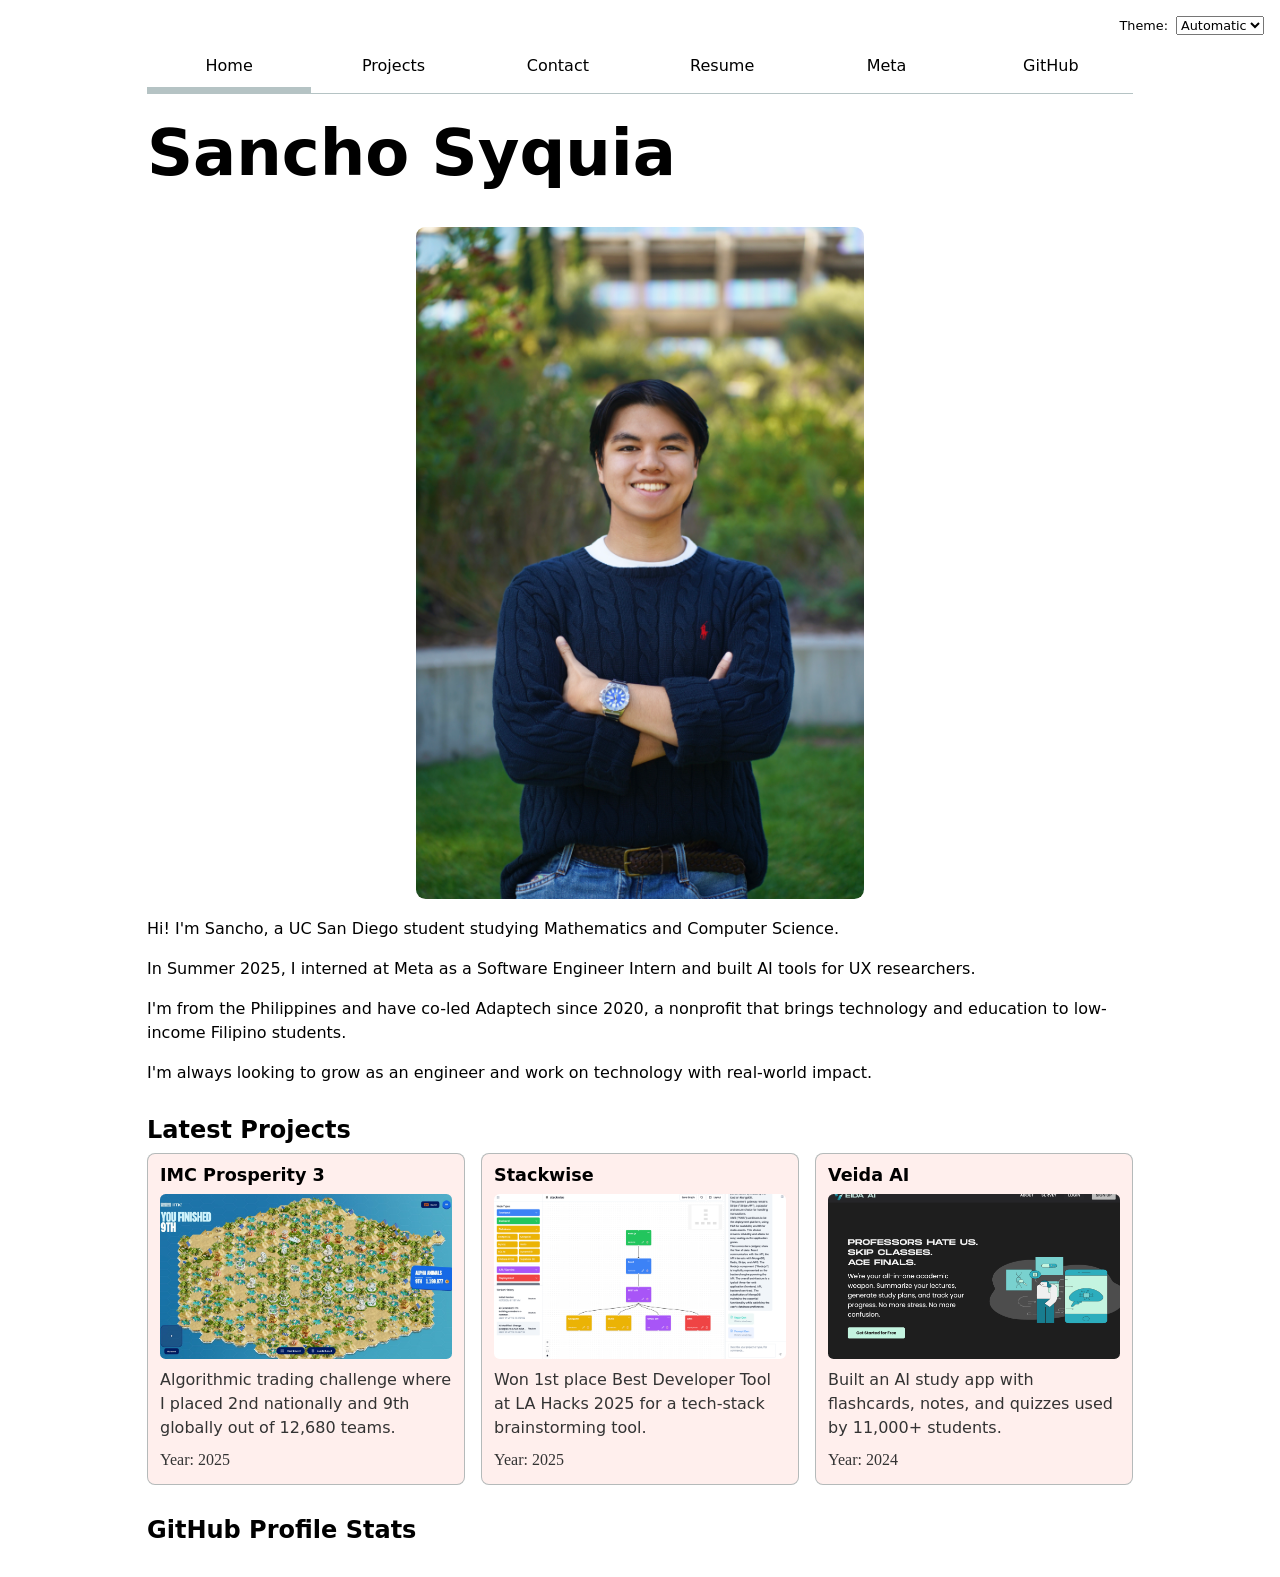
<file: index.html>
<!DOCTYPE html>
<html lang="en">
<head>
  <meta charset="UTF-8" />
  <meta name="viewport" content="width=device-width, initial-scale=1.0" />
  <title>Sancho Syquia: Personal site and portfolio</title>
  <link rel="stylesheet" href="style.css" />
  <script src="global.js" type="module"></script>
  <script src="index.js" type="module" defer></script>
</head>
<body>
  <main>
    <h1>Sancho Syquia</h1>
    <img class="home-portrait" src="images/sancho.jpg" alt="Portrait photo of Sancho Syquia" />

    <p>
      Hi! I'm Sancho, a UC San Diego student studying Mathematics and Computer
      Science.
    </p>
    <p>
      In Summer 2025, I interned at Meta as a Software Engineer Intern and
      built AI tools for UX researchers.
    </p>
    <p>
      I'm from the Philippines and have co-led Adaptech since 2020, a nonprofit
      that brings technology and education to low-income Filipino students.
    </p>
    <p>
      I'm always looking to grow as an engineer and work on technology with
      real-world impact.
    </p>

    <section class="home-section">
      <h2>Latest Projects</h2>
      <div class="projects"></div>
    </section>

    <section class="home-section">
      <h2>GitHub Profile Stats</h2>
      <div id="profile-stats"></div>
    </section>
  </main>
</body>
</html>
</file>
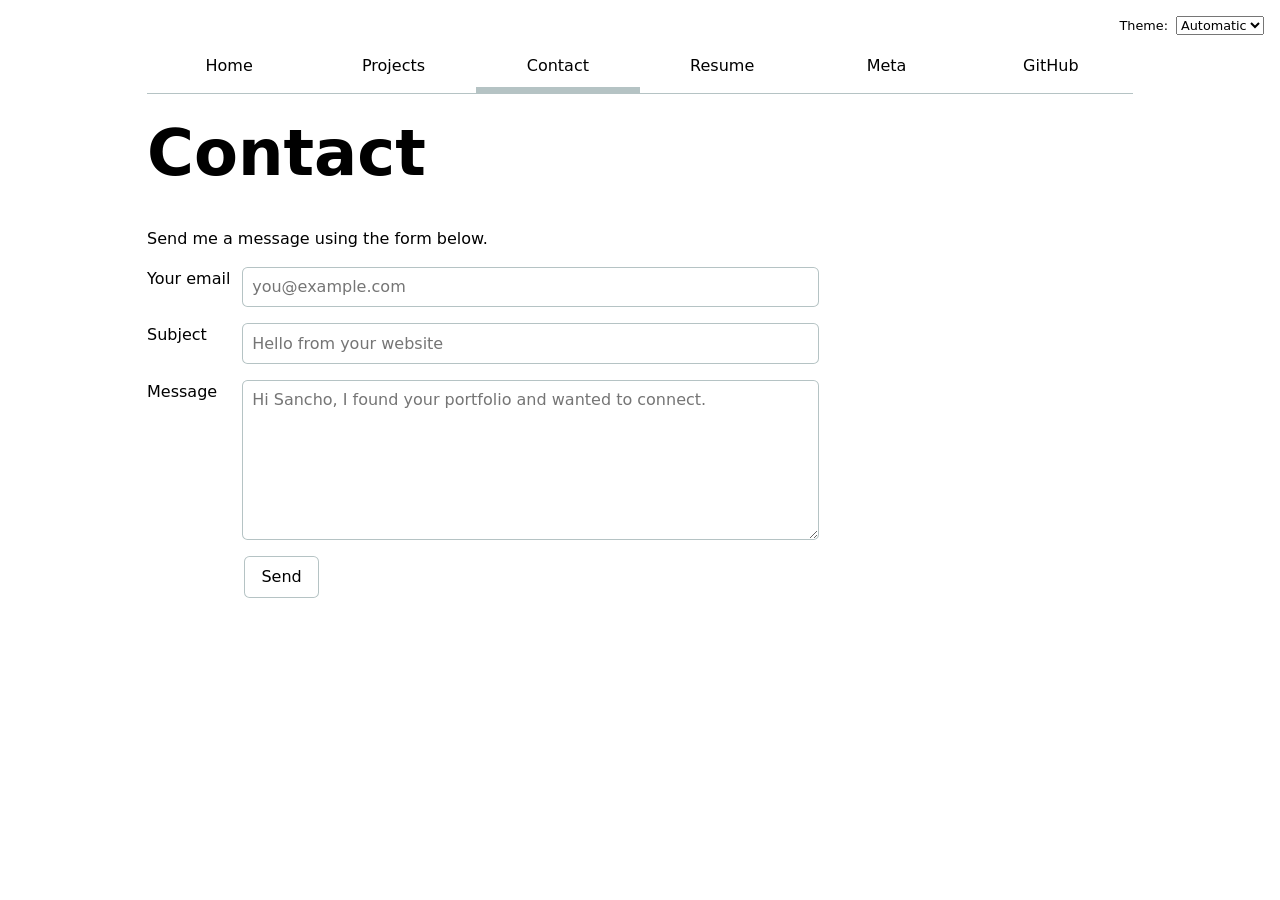
<file: contact/index.html>
<!DOCTYPE html>
<html lang="en">
<head>
  <meta charset="UTF-8" />
  <meta name="viewport" content="width=device-width, initial-scale=1.0" />
  <title>Contact - Sancho Syquia</title>
  <link rel="stylesheet" href="../style.css" />
  <script src="../global.js" type="module"></script>
</head>
<body>
  <main>
    <h1>Contact</h1>
    <p>Send me a message using the form below.</p>

    <form action="mailto:ssyquia@ucsd.edu" method="GET">
      <label>
        <span>Your email</span>
        <input name="email" type="email" autocomplete="email" placeholder="you@example.com" required />
      </label>

      <label>
        <span>Subject</span>
        <input name="subject" placeholder="Hello from your website" required />
      </label>

      <label>
        <span>Message</span>
        <textarea name="body" rows="6" placeholder="Hi Sancho, I found your portfolio and wanted to connect." required></textarea>
      </label>

      <button type="submit">Send</button>
    </form>
  </main>
</body>
</html>
</file>
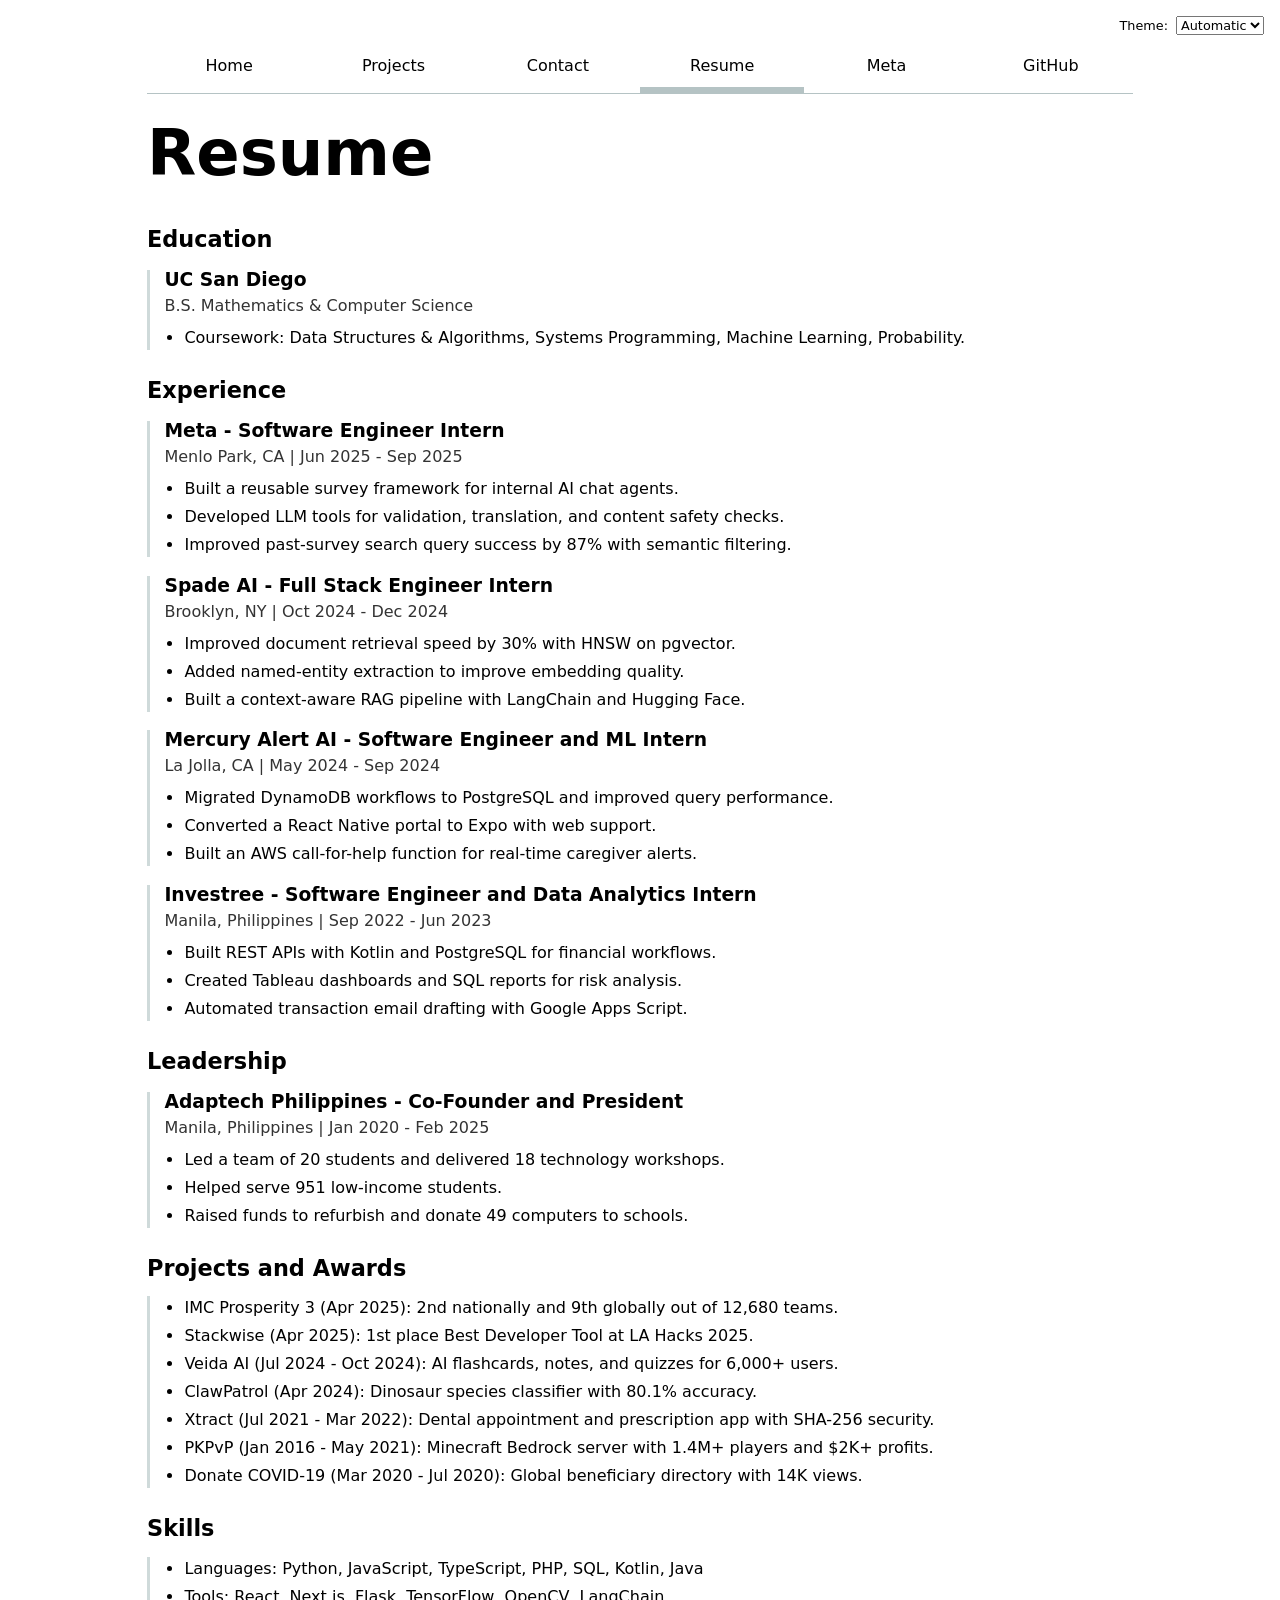
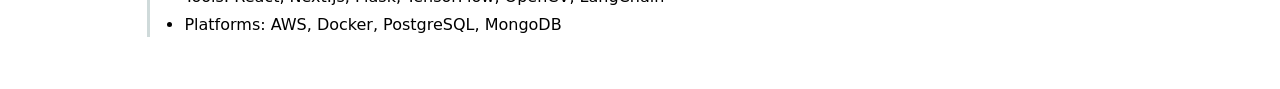
<file: resume/index.html>
<!DOCTYPE html>
<html lang="en">
<head>
  <meta charset="UTF-8" />
  <meta name="viewport" content="width=device-width, initial-scale=1.0" />
  <title>Resume</title>
  <link rel="stylesheet" href="../style.css" />
  <script src="../global.js" type="module"></script>
</head>
<body>
  <main class="resume-page">
    <h1>Resume</h1>

    <section>
      <h2>Education</h2>
      <article>
        <header>
          <h3>UC San Diego</h3>
          <p>B.S. Mathematics & Computer Science</p>
        </header>
        <ul>
          <li>Coursework: Data Structures & Algorithms, Systems Programming, Machine Learning, Probability.</li>
        </ul>
      </article>
    </section>

    <section>
      <h2>Experience</h2>

      <article>
        <header>
          <h3>Meta - Software Engineer Intern</h3>
          <p>
            Menlo Park, CA | <time datetime="2025-06">Jun 2025</time> -
            <time datetime="2025-09">Sep 2025</time>
          </p>
        </header>
        <ul>
          <li>Built a reusable survey framework for internal AI chat agents.</li>
          <li>Developed LLM tools for validation, translation, and content safety checks.</li>
          <li>Improved past-survey search query success by 87% with semantic filtering.</li>
        </ul>
      </article>

      <article>
        <header>
          <h3>Spade AI - Full Stack Engineer Intern</h3>
          <p>
            Brooklyn, NY | <time datetime="2024-10">Oct 2024</time> -
            <time datetime="2024-12">Dec 2024</time>
          </p>
        </header>
        <ul>
          <li>Improved document retrieval speed by 30% with HNSW on pgvector.</li>
          <li>Added named-entity extraction to improve embedding quality.</li>
          <li>Built a context-aware RAG pipeline with LangChain and Hugging Face.</li>
        </ul>
      </article>

      <article>
        <header>
          <h3>Mercury Alert AI - Software Engineer and ML Intern</h3>
          <p>
            La Jolla, CA | <time datetime="2024-05">May 2024</time> -
            <time datetime="2024-09">Sep 2024</time>
          </p>
        </header>
        <ul>
          <li>Migrated DynamoDB workflows to PostgreSQL and improved query performance.</li>
          <li>Converted a React Native portal to Expo with web support.</li>
          <li>Built an AWS call-for-help function for real-time caregiver alerts.</li>
        </ul>
      </article>

      <article>
        <header>
          <h3>Investree - Software Engineer and Data Analytics Intern</h3>
          <p>
            Manila, Philippines | <time datetime="2022-09">Sep 2022</time> -
            <time datetime="2023-06">Jun 2023</time>
          </p>
        </header>
        <ul>
          <li>Built REST APIs with Kotlin and PostgreSQL for financial workflows.</li>
          <li>Created Tableau dashboards and SQL reports for risk analysis.</li>
          <li>Automated transaction email drafting with Google Apps Script.</li>
        </ul>
      </article>
    </section>

    <section>
      <h2>Leadership</h2>
      <article>
        <header>
          <h3>Adaptech Philippines - Co-Founder and President</h3>
          <p>
            Manila, Philippines | <time datetime="2020-01">Jan 2020</time> -
            <time datetime="2025-02">Feb 2025</time>
          </p>
        </header>
        <ul>
          <li>Led a team of 20 students and delivered 18 technology workshops.</li>
          <li>Helped serve 951 low-income students.</li>
          <li>Raised funds to refurbish and donate 49 computers to schools.</li>
        </ul>
      </article>
    </section>

    <section>
      <h2>Projects and Awards</h2>
      <article>
        <ul>
          <li>IMC Prosperity 3 (<time datetime="2025-04">Apr 2025</time>): 2nd nationally and 9th globally out of 12,680 teams.</li>
          <li>Stackwise (<time datetime="2025-04">Apr 2025</time>): 1st place Best Developer Tool at LA Hacks 2025.</li>
          <li>Veida AI (<time datetime="2024-07">Jul 2024</time> - <time datetime="2024-10">Oct 2024</time>): AI flashcards, notes, and quizzes for 6,000+ users.</li>
          <li>ClawPatrol (<time datetime="2024-04">Apr 2024</time>): Dinosaur species classifier with 80.1% accuracy.</li>
          <li>Xtract (<time datetime="2021-07">Jul 2021</time> - <time datetime="2022-03">Mar 2022</time>): Dental appointment and prescription app with SHA-256 security.</li>
          <li>PKPvP (<time datetime="2016-01">Jan 2016</time> - <time datetime="2021-05">May 2021</time>): Minecraft Bedrock server with 1.4M+ players and $2K+ profits.</li>
          <li>Donate COVID-19 (<time datetime="2020-03">Mar 2020</time> - <time datetime="2020-07">Jul 2020</time>): Global beneficiary directory with 14K views.</li>
        </ul>
      </article>
    </section>

    <section>
      <h2>Skills</h2>
      <article>
        <ul>
          <li>Languages: Python, JavaScript, TypeScript, PHP, SQL, Kotlin, Java</li>
          <li>Tools: React, Next.js, Flask, TensorFlow, OpenCV, LangChain</li>
          <li>Platforms: AWS, Docker, PostgreSQL, MongoDB</li>
        </ul>
      </article>
    </section>
  </main>
</body>
</html>
</file>
<file: style.css>
html {
  --color-accent: oklch(65% 0.2 25);
  --border-color: oklch(50% 10% 200 / 40%);
  --surface-color: color-mix(in oklch, canvas 90%, var(--color-accent) 10%);
  --muted-text: color-mix(in oklch, canvastext 68%, canvas 32%);
  accent-color: var(--color-accent);
  color-scheme: light dark;
}

*,
*::before,
*::after {
  box-sizing: border-box;
}

body {
  font: 100%/1.5 system-ui;
  max-width: 100ch;
  margin-inline: auto;
  padding: 1rem;
  color: canvastext;
  background: canvas;
}

h1,
h2,
h3,
h4,
h5,
h6 {
  line-height: 1.1;
  text-wrap: balance;
}

h1 {
  font-size: clamp(2.25rem, 6vw, 4rem);
  margin-block: 0 0.6em;
}

.projects-count {
  font-size: 0.45em;
  font-weight: 400;
  color: var(--muted-text);
}

nav {
  display: flex;
  flex-wrap: wrap;
  margin-top: 1.25rem;
  margin-bottom: 1.5rem;
  border-bottom: 1px solid var(--border-color);
}

nav ul,
nav li {
  display: contents;
}

nav a {
  flex: 1 1 8rem;
  min-width: 0;
  text-decoration: none;
  color: inherit;
  text-align: center;
  padding: 0.6em;
  border-bottom: 0.4em solid transparent;
}

nav a:hover,
nav a:focus-visible {
  border-bottom-color: var(--color-accent);
  background-color: color-mix(in oklch, var(--color-accent), canvas 85%);
}

nav a.current {
  border-bottom-color: var(--border-color);
  padding-bottom: 0.2em;
}

img {
  max-width: 100%;
  height: auto;
}

.home-portrait {
  display: block;
  width: min(100%, 28rem);
  border-radius: 0.6rem;
  margin: 0 auto 1.1rem;
}

.home-section {
  margin-top: 2rem;
}

.home-section h2 {
  margin-bottom: 0.6rem;
}

.color-scheme {
  position: absolute;
  top: 1rem;
  right: 1rem;
  display: flex;
  align-items: center;
  gap: 0.5rem;
  font-size: 80%;
  font-family: inherit;
}

form {
  display: grid;
  grid-template-columns: auto 1fr;
  gap: 1em;
  max-width: 42rem;
}

form label {
  display: grid;
  grid-column: 1 / -1;
  grid-template-columns: subgrid;
  align-items: start;
  gap: 0.75em;
}

input,
textarea,
button,
select {
  font: inherit;
}

input,
textarea {
  width: 100%;
  padding: 0.45em 0.55em;
  border: 1px solid var(--border-color);
  border-radius: 0.35rem;
}

form label > input,
form label > textarea {
  grid-column: 2;
}

form button {
  grid-column: 2;
  justify-self: start;
  padding: 0.5em 1em;
  border: 1px solid var(--border-color);
  border-radius: 0.35rem;
  background: canvas;
}

@supports not (grid-template-columns: subgrid) {
  form label {
    grid-template-columns: auto 1fr;
  }
}

.projects {
  display: grid;
  grid-template-columns: repeat(auto-fill, minmax(15em, 1fr));
  grid-auto-rows: auto auto 1fr;
  gap: 1em;
}

.projects article {
  display: grid;
  grid-template-rows: subgrid;
  grid-row: span 3;
  gap: 0.6em;
  padding: 0.75em;
  border: 1px solid var(--border-color);
  border-radius: 0.5rem;
  background-color: var(--surface-color);
}

@supports not (grid-template-rows: subgrid) {
  .projects article {
    grid-template-rows: auto auto 1fr;
  }
}

.projects :is(h1, h2, h3, h4, h5, h6) {
  margin: 0;
  font-size: 1.1rem;
}

.projects img {
  width: 100%;
  aspect-ratio: 16 / 9;
  object-fit: cover;
  border-radius: 0.35rem;
  background-color: oklch(95% 2% 200);
}

.projects p {
  margin: 0;
  color: var(--muted-text);
}

.project-details {
  display: grid;
  gap: 0.45rem;
}

.project-year {
  font-family: Baskerville, Georgia, serif;
  font-variant-numeric: oldstyle-nums;
  color: color-mix(in oklch, var(--muted-text), canvastext 15%);
}

.projects-visualization {
  margin-block: 1rem 1.25rem;
}

.chart-container {
  display: flex;
  align-items: center;
  gap: 1.25rem;
}

#projects-pie-plot {
  flex: 0 0 min(20em, 42vw);
  max-width: 20em;
  margin-block: 1em;
  overflow: visible;
}

#projects-pie-plot path {
  cursor: pointer;
  transition: opacity 300ms, fill 300ms;
}

#projects-pie-plot:has(path:hover) path:not(:hover) {
  opacity: 0.5;
}

.legend {
  flex: 1;
  display: grid;
  grid-template-columns: repeat(auto-fill, minmax(9em, 1fr));
  gap: 0.8rem 1rem;
  margin: 0;
  padding: 0.85rem;
  border: 1px solid var(--border-color);
  border-radius: 0.5rem;
  list-style: none;
  background-color: var(--surface-color);
}

.legend-item {
  display: flex;
  align-items: center;
  gap: 0.45rem;
  cursor: pointer;
}

.legend-item em {
  color: var(--muted-text);
}

.swatch {
  display: inline-block;
  width: 1em;
  aspect-ratio: 1;
  border-radius: 0.2rem;
  background: var(--color);
  border: 1px solid color-mix(in oklch, var(--color), canvastext 20%);
}

.selected {
  --color: oklch(60% 45% 0) !important;
}

.selected:is(path) {
  fill: var(--color);
}

.selected .swatch {
  background: var(--color);
}

.searchBar {
  margin-block: 0 1rem;
}

#profile-stats dl {
  display: grid;
  grid-template-columns: auto 1fr;
  gap: 0.35rem 1rem;
  max-width: 28rem;
  margin: 0;
  padding: 0.85rem;
  border: 1px solid var(--border-color);
  border-radius: 0.5rem;
  background-color: var(--surface-color);
}

#profile-stats dt {
  margin: 0;
  font-weight: 600;
}

#profile-stats dd {
  margin: 0;
  color: var(--muted-text);
}

.stats,
dl.info {
  display: grid;
  grid-template-columns: auto 1fr;
  gap: 0.35rem 1rem;
  margin: 0;
}

.stats {
  max-width: 44rem;
  padding: 0.85rem;
  border: 1px solid var(--border-color);
  border-radius: 0.5rem;
  background-color: var(--surface-color);
}

.stats > div {
  display: grid;
  grid-column: 1 / -1;
  grid-template-columns: subgrid;
}

.stats dt,
dl.info dt {
  font-weight: 600;
  color: color-mix(in oklch, canvastext 82%, canvas 18%);
}

.stats dd,
dl.info dd {
  margin: 0;
  color: var(--muted-text);
}

#language-breakdown:empty {
  display: none;
}

#stats .stats {
  display: grid;
  grid-template-columns: repeat(auto-fit, minmax(8.5rem, 1fr));
  gap: 0.85rem 1.25rem;
  max-width: none;
  padding: 0;
  border: 0;
  background: none;
  margin-block: 2rem 1.25rem;
}

#stats .stats > div {
  display: block;
  grid-column: auto;
  min-width: 0;
}

#stats .stats dt {
  font-size: 0.72rem;
  font-weight: 500;
  text-transform: uppercase;
  color: var(--muted-text);
}

#stats .stats dd {
  margin-top: 0.25rem;
  font-size: clamp(1.25rem, 2.1vw, 1.6rem);
  line-height: 1.15;
  color: canvastext;
  overflow-wrap: anywhere;
  word-break: normal;
}

.commit-filter {
  display: flex;
  align-items: baseline;
  gap: 0.75rem;
  margin-block: 1.4rem 1.2rem;
}

.commit-filter input {
  flex: 1;
  accent-color: dodgerblue;
}

.commit-filter time {
  margin-left: auto;
  color: var(--muted-text);
  white-space: nowrap;
}

#scrolly-1,
#scrolly-2 {
  position: relative;
  display: flex;
  align-items: flex-start;
  gap: 2rem;
}

#scrolly-1 > *,
#scrolly-2 > * {
  flex: 1;
}

#scatter-plot,
#file-plot {
  position: sticky;
  top: 0.75rem;
  max-height: calc(100vh - 1.5rem);
  overflow: hidden;
}

#scatter-plot h2,
#file-plot h2,
#scatter-story h2 {
  margin-top: 0;
}

#scatter-story,
#file-story {
  padding-bottom: 55vh;
}

.step,
.file-step {
  min-height: 6.5rem;
  margin-block: 0 0.8rem;
  color: var(--muted-text);
}

.step p,
.file-step p {
  margin: 0;
}

.step.active,
.file-step.active {
  color: canvastext;
}

#chart {
  margin-block: 1rem 0.75rem;
}

#chart svg {
  display: block;
  width: 100%;
  overflow: visible;
}

.gridlines line {
  stroke: color-mix(in oklch, canvastext 20%, canvas 80%);
  stroke-opacity: 0.45;
}

.gridlines path {
  display: none;
}

circle {
  transition: 200ms;
  transform-origin: center;
  transform-box: fill-box;

  @starting-style {
    r: 0;
  }
}

circle:hover {
  transform: scale(1.5);
}

circle.selected {
  fill: #ff6b6b;
}

dl.info {
  transition-duration: 500ms;
  transition-property: opacity, visibility;
}

dl.info[hidden]:not(:hover, :focus-within) {
  opacity: 0;
  visibility: hidden;
}

.tooltip {
  position: fixed;
  top: 1em;
  left: 1em;
  z-index: 10;
  max-width: min(24rem, calc(100vw - 2rem));
  padding: 0.8rem 0.95rem;
  border: 1px solid var(--border-color);
  border-radius: 0.5rem;
  background-color: color-mix(in oklch, canvas 88%, transparent);
  box-shadow: 0 0.7rem 1.8rem color-mix(in oklch, canvastext 22%, transparent);
  backdrop-filter: blur(0.6rem);
  pointer-events: none;
}

@keyframes marching-ants {
  to {
    stroke-dashoffset: -8;
  }
}

.selection {
  fill-opacity: 0.1;
  stroke: canvastext;
  stroke-opacity: 0.7;
  stroke-dasharray: 5 3;
  animation: marching-ants 2s linear infinite;
}

#files {
  display: grid;
  grid-template-columns: minmax(10.5rem, 0.95fr) 1.8fr;
  gap: 0.85rem 1rem;
  margin: 0;
}

#files > div {
  display: grid;
  grid-column: 1 / -1;
  grid-template-columns: subgrid;
}

#files dt {
  grid-column: 1;
  min-width: 0;
}

#files code {
  display: block;
  color: canvastext;
  font-weight: 600;
  overflow-wrap: break-word;
  word-break: normal;
}

#files small {
  display: block;
  margin-top: 0.05rem;
  color: var(--muted-text);
}

#files dd {
  grid-column: 2;
  display: flex;
  flex-wrap: wrap;
  align-items: start;
  align-content: start;
  gap: 0.12em;
  margin-left: 0;
  padding-top: 0.25em;
}

.loc {
  display: flex;
  width: 0.45em;
  aspect-ratio: 1;
  border-radius: 50%;
  background: var(--color);
}

.scrolly-story {
  margin-top: 1.5rem;
  margin-bottom: 2rem;
}

.file-scrolly-story {
  margin-top: 2rem;
}

.resume-page section {
  margin-block: 1.75rem;
}

.resume-page h2 {
  margin-bottom: 0.5rem;
  font-size: 1.4rem;
}

.resume-page article {
  margin-block: 1rem;
  padding-left: 0.9rem;
  border-left: 3px solid oklch(88% 3% 200);
}

.resume-page article h3 {
  margin-bottom: 0.2rem;
}

.resume-page article header p {
  margin: 0 0 0.5rem;
  color: var(--muted-text);
}

.resume-page ul {
  margin-top: 0.25rem;
  padding-left: 1.25rem;
}

.resume-page li + li {
  margin-top: 0.25rem;
}

@media (max-width: 40rem) {
  .chart-container {
    align-items: stretch;
    flex-direction: column;
  }

  .commit-filter {
    flex-direction: column;
  }

  #scrolly-1,
  #scrolly-2 {
    flex-direction: column;
  }

  #scatter-plot,
  #file-plot {
    position: static;
    max-height: none;
    overflow: visible;
    width: 100%;
  }

  .commit-filter {
    align-items: stretch;
  }

  .commit-filter time {
    margin-left: 0;
  }

  #stats .stats {
    grid-template-columns: repeat(2, 1fr);
  }

  .step,
  .file-step {
    min-height: auto;
    margin-bottom: 1rem;
  }

  #files {
    grid-template-columns: 1fr;
  }

  #files > div {
    display: block;
  }

  #projects-pie-plot {
    flex-basis: auto;
    width: min(100%, 20em);
    align-self: center;
  }

  form {
    grid-template-columns: 1fr;
  }

  form label {
    grid-template-columns: 1fr;
    gap: 0.4em;
  }

  form label > input,
  form label > textarea,
  form button {
    grid-column: 1;
  }
}
</file>
